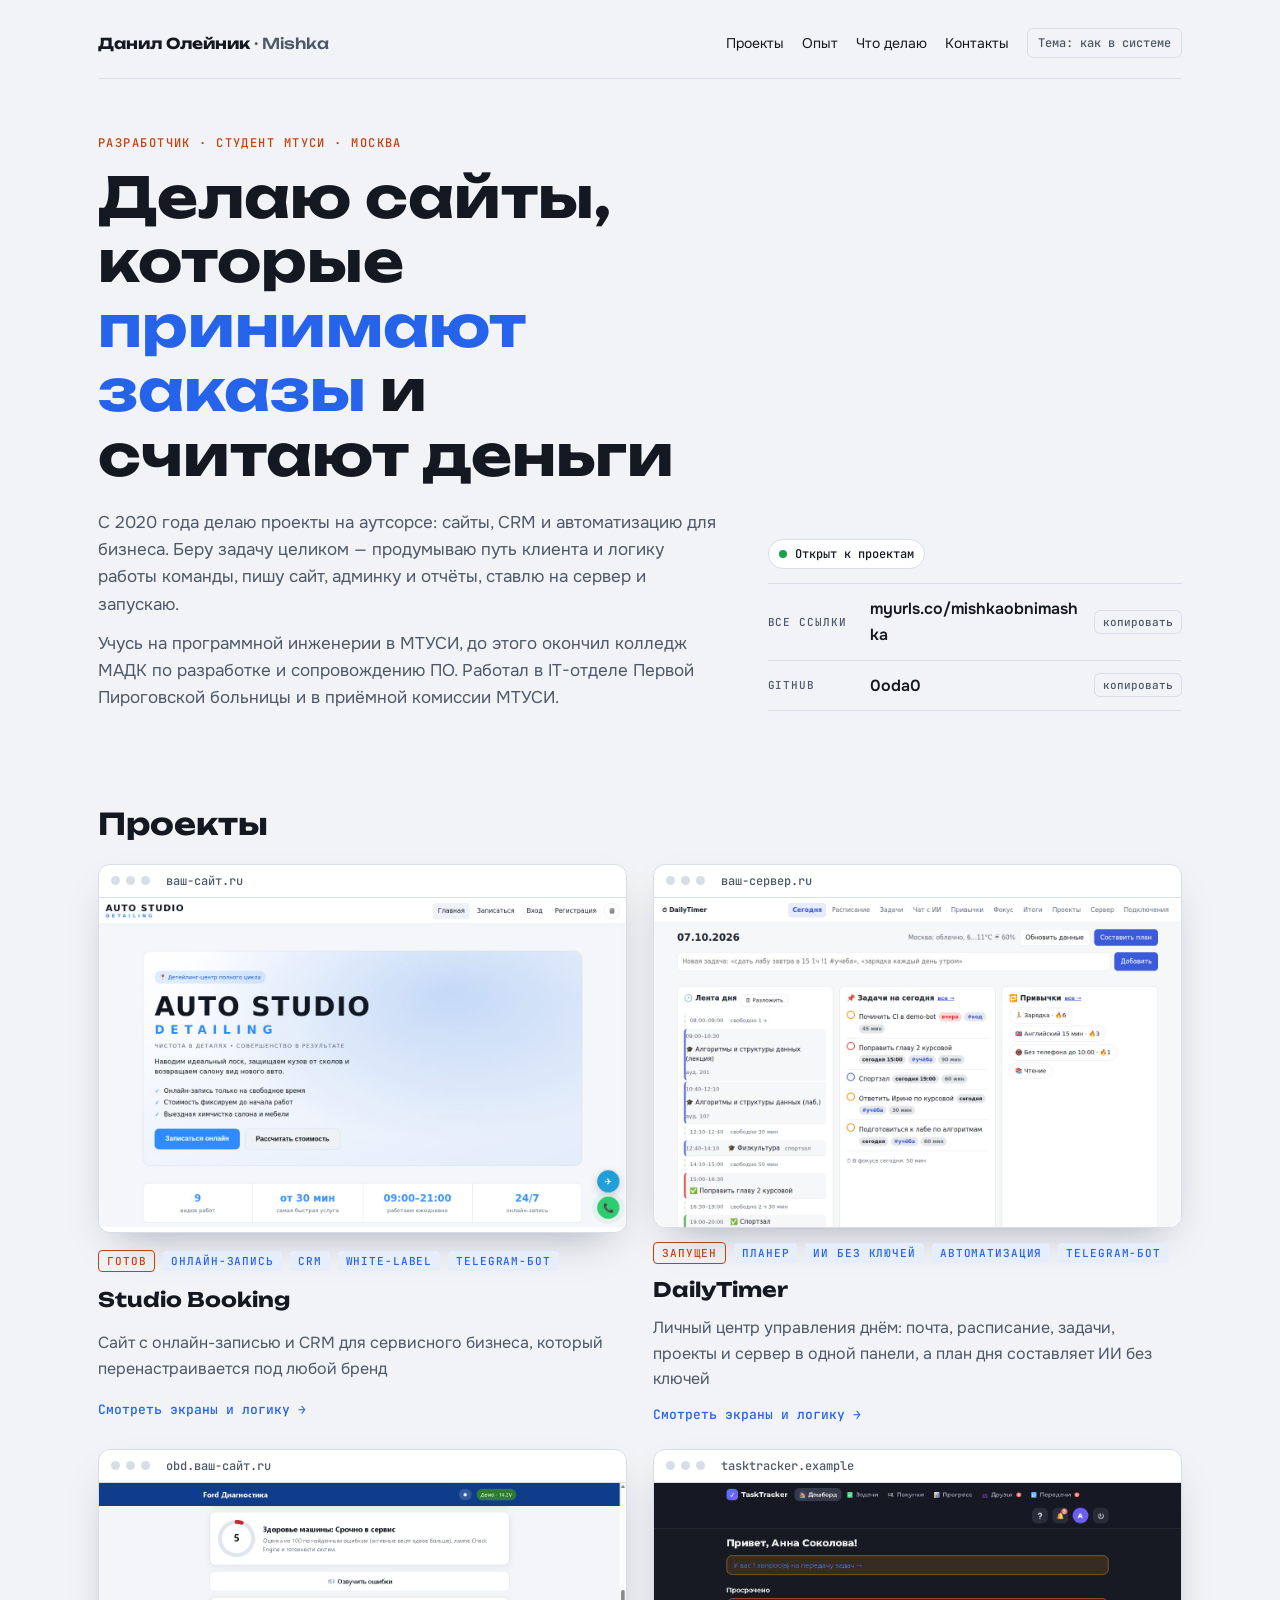
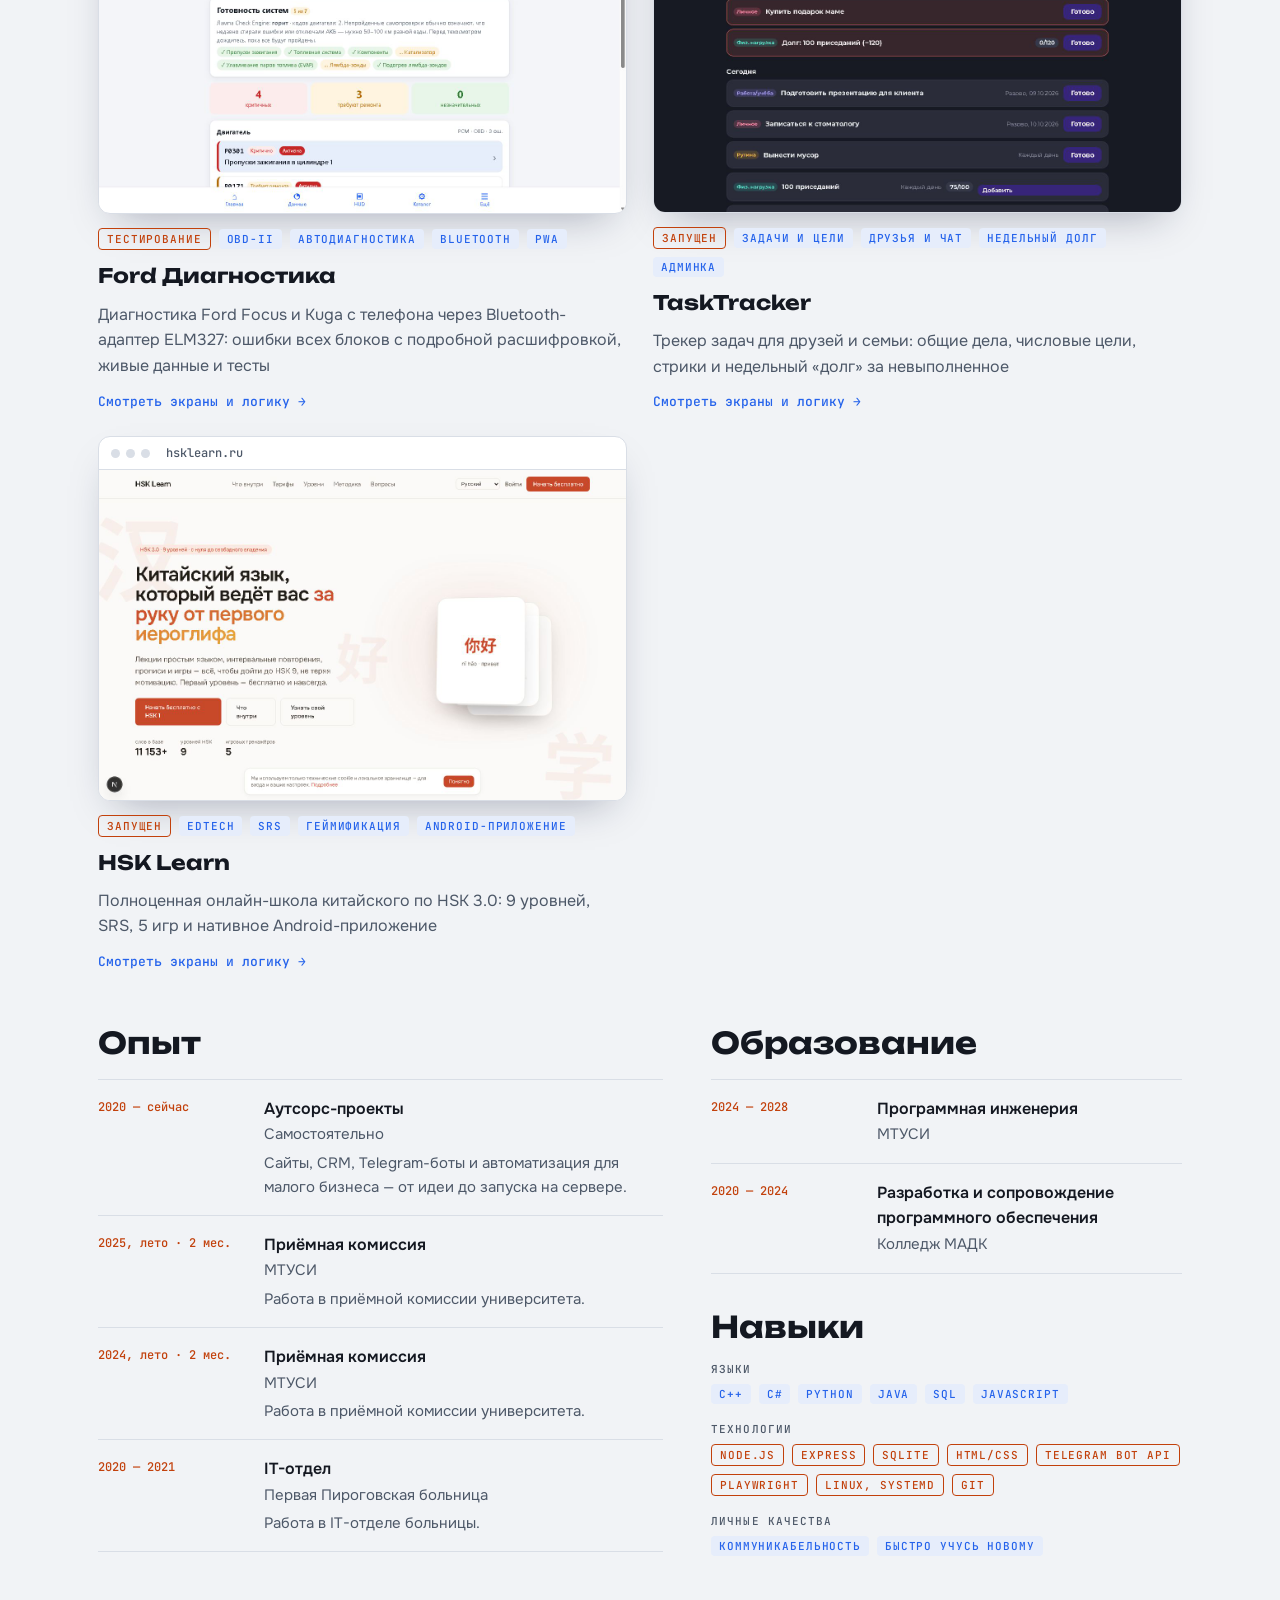
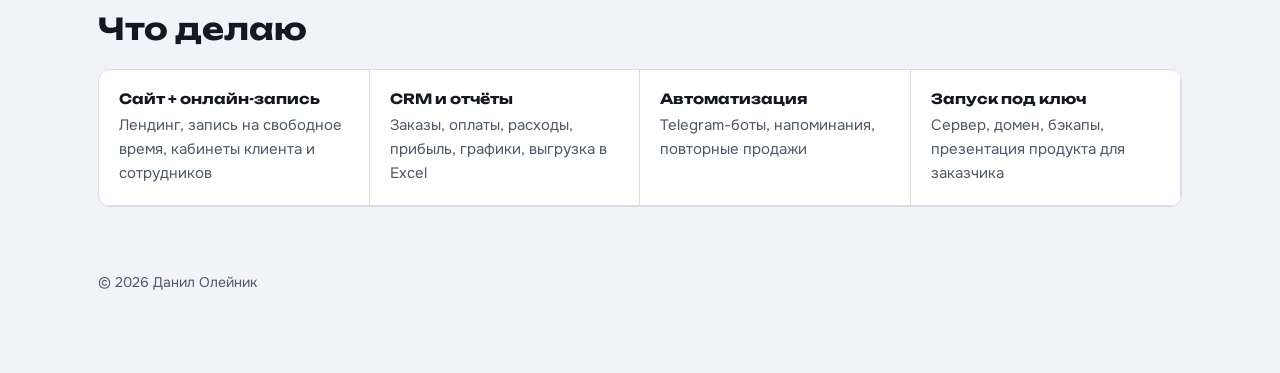
<file: index.html>
<!doctype html>
<html lang="ru">
<head>
<meta charset="utf-8">
<meta name="viewport" content="width=device-width, initial-scale=1, viewport-fit=cover">
<title>Портфолио</title>
<meta name="description" content="Портфолио: сайты, CRM и автоматизация для бизнеса">
<link rel="preconnect" href="https://fonts.googleapis.com">
<link rel="stylesheet" href="https://fonts.googleapis.com/css2?family=Unbounded:wght@500;700&family=Onest:wght@400;500;600&family=JetBrains+Mono:wght@500&display=swap">
<link rel="stylesheet" href="assets/style.css">
</head>
<body>
<!-- Данные: profile.json (обо мне и контакты), projects/index.json (список проектов), projects/<slug>/project.json -->
<div class="home">
  <header class="topbar">
    <div class="mark" id="mark"></div>
    <nav><a href="#projects">Проекты</a><a href="#cv">Опыт</a><a href="#services">Что делаю</a><a href="#contacts">Контакты</a>
      <button class="theme" id="theme" type="button" style="margin:0">Тема: как в системе</button></nav>
  </header>

  <section class="intro">
    <div>
      <div class="who" id="role"></div>
      <h1 id="headline"></h1>
      <div class="about" id="about"></div>
    </div>
    <div id="contacts">
      <div style="margin-bottom:14px"><span class="status" id="available"></span></div>
      <div class="contact-list" id="contact-list"></div>
    </div>
  </section>

  <section class="block" id="projects"><h2>Проекты</h2><div class="projects" id="project-list"><p class="empty-note">Загрузка…</p></div></section>

  <section class="block" id="cv"><div class="cv">
    <div><h2>Опыт</h2><ol class="timeline" id="exp"></ol></div>
    <div><h2>Образование</h2><ol class="timeline" id="edu"></ol>
      <h2 style="margin-top:36px">Навыки</h2>
      <div class="k">Языки</div><div class="stack" id="langs"></div>
      <div class="k">Технологии</div><div class="stack" id="stack"></div>
      <div class="k">Личные качества</div><div class="stack" id="soft"></div></div>
  </div></section>

  <section class="block" id="services"><h2>Что делаю</h2><div class="svc" id="svc"></div></section>

  <footer class="end" id="foot"></footer>
</div>
<script src="assets/common.js"></script>
<script>
(async () => {
  const me = await fetch('profile.json').then((r) => r.json());
  document.title = `${me.name} — портфолио`;
  document.getElementById('mark').innerHTML = `${esc(me.name)}${me.nickname ? ` <span style="color:var(--soft);font-weight:500">· ${esc(me.nickname)}</span>` : ''}`;
  document.getElementById('role').textContent = [me.role, me.location].filter(Boolean).join(' · ');
  document.getElementById('headline').innerHTML = emph(me.headline);
  document.getElementById('about').innerHTML = me.about.map((p) => `<p>${esc(p)}</p>`).join('');
  document.getElementById('available').textContent = me.available || 'Открыт к проектам';
  document.getElementById('contact-list').innerHTML = me.contacts.map((c, i) => `<div><span>${esc(c.label)}</span>
    <b>${c.url ? `<a href="${esc(c.url)}" target="_blank" rel="noopener">${esc(c.value)}</a>` : esc(c.value)}</b>
    <button class="copy" type="button" data-i="${i}">копировать</button></div>`).join('');
  document.getElementById('contact-list').addEventListener('click', async (e) => {
    const b = e.target.closest('.copy'); if (!b) return;
    const v = me.contacts[b.dataset.i].value;
    try { await navigator.clipboard.writeText(v); b.textContent = 'скопировано'; }
    catch { const r = document.createRange(); r.selectNodeContents(b.previousElementSibling); getSelection().removeAllRanges(); getSelection().addRange(r); b.textContent = 'выделено'; }
    setTimeout(() => (b.textContent = 'копировать'), 1600);
  });
  document.getElementById('svc').innerHTML = me.services.map((s) => `<div><b>${esc(s.title)}</b><span>${esc(s.text)}</span></div>`).join('');
  const chips = (id, list, cls = 'chip') => (document.getElementById(id).innerHTML = (list || []).map((s) => `<span class="${cls}">${esc(s)}</span>`).join(''));
  chips('langs', me.languages); chips('stack', me.stack, 'chip rule'); chips('soft', me.soft);
  const tl = (id, list) => (document.getElementById(id).innerHTML = (list || []).map((x) => `<li><span class="when">${esc(x.period)}</span>
    <div><b>${esc(x.title)}</b><span class="where">${esc(x.place || '')}</span>${x.text ? `<p>${esc(x.text)}</p>` : ''}</div></li>`).join(''));
  tl('exp', me.experience); tl('edu', me.education);
  document.getElementById('foot').textContent = `© ${new Date().getFullYear()} ${me.name}`;

  const STATUS = { idea: 'идея', in_progress: 'в работе', testing: 'тестирование', deployed: 'запущен', done: 'готов', paused: 'на паузе' };
  const { projects } = await fetch('projects/index.json').then((r) => r.json());
  const list = (await Promise.all(projects.map((slug) => fetch(`projects/${slug}/project.json`).then((r) => (r.ok ? r.json() : null)).catch(() => null)))).filter(Boolean);
  document.getElementById('project-list').innerHTML = list.length ? list.map((p) => `
    <a class="proj" href="project.html?p=${encodeURIComponent(p.slug)}">
      <div class="frame"><div class="bar"><i></i><i></i><i></i><code>${esc(p.hero?.url || p.title)}</code></div><img src="projects/${esc(p.slug)}/${esc(p.cover)}" alt="${esc(p.title)}" loading="lazy"></div>
      <div class="meta">${p.status ? `<span class="chip rule">${esc(STATUS[p.status] || p.status)}</span>` : ''}${(p.tags || []).map((t) => `<span class="chip">${esc(t)}</span>`).join('')}</div>
      <h3>${esc(p.title)}</h3><p>${esc(p.subtitle)}</p>
      <span class="more">Смотреть экраны и логику →</span>
    </a>`).join('') : '<p class="empty-note">Проекты скоро появятся.</p>';
})();
</script>
</body>
</html>
</file>
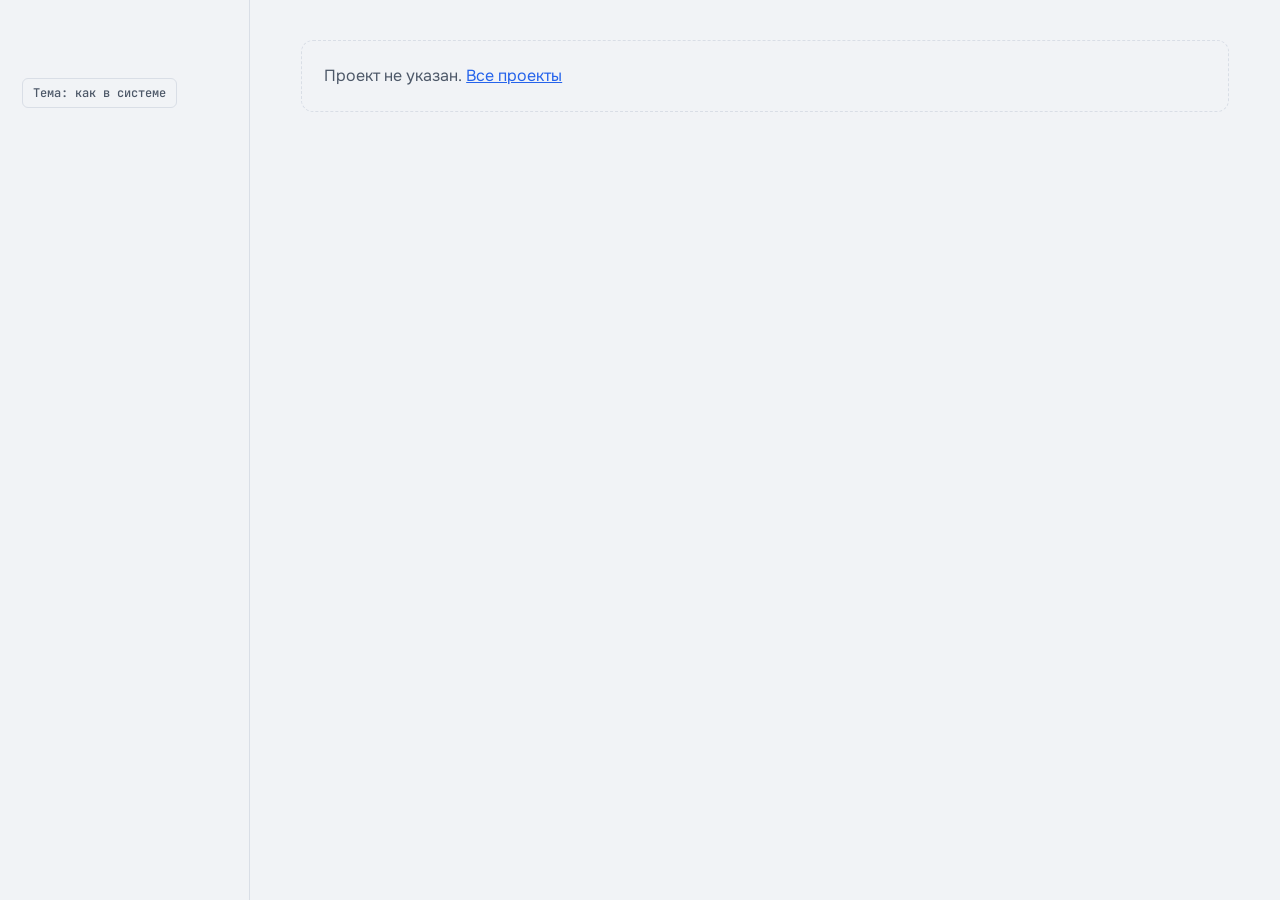
<file: project.html>
<!doctype html>
<html lang="ru">
<head>
<meta charset="utf-8">
<meta name="viewport" content="width=device-width, initial-scale=1, viewport-fit=cover">
<title>Проект</title>
<link rel="preconnect" href="https://fonts.googleapis.com">
<link rel="stylesheet" href="https://fonts.googleapis.com/css2?family=Unbounded:wght@500;700&family=Onest:wght@400;500;600&family=JetBrains+Mono:wght@500&display=swap">
<link rel="stylesheet" href="assets/style.css">
</head>
<body>
<!-- Страница проекта собирается из projects/<slug>/project.json — формат описан в docs/PROJECT_SCHEMA.md -->
<div class="shell">
  <aside class="index">
    <div class="mark" id="mark"></div>
    <nav id="toc"></nav>
    <button class="theme" id="theme" type="button">Тема: как в системе</button>
  </aside>
  <main id="main"><p class="empty-note">Загрузка проекта…</p></main>
</div>
<dialog id="zoom"><form method="dialog"><button type="submit">Закрыть ✕</button></form><img alt="" id="zoom-img"></dialog>
<script src="assets/common.js"></script>
<script>
(async () => {
  const slug = new URLSearchParams(location.search).get('p') || '';
  const main = document.getElementById('main');
  if (!/^[a-z0-9-]+$/.test(slug)) { main.innerHTML = '<p class="empty-note">Проект не указан. <a href="./">Все проекты</a></p>'; return; }
  const base = `projects/${slug}/`;
  let P;
  try { P = await fetch(base + 'project.json').then((r) => { if (!r.ok) throw 0; return r.json(); }); }
  catch { main.innerHTML = '<p class="empty-note">Проект не найден. <a href="./">Все проекты</a></p>'; return; }
  const src = (f) => base + f;
  const frame = (img, url, alt, full, lazy = true) => `<div class="frame"><div class="bar"><i></i><i></i><i></i><code>${esc(url || '')}</code></div>
    <button class="shot" type="button" data-full="${src(full || img)}"><img src="${src(img)}" alt="${esc(alt)}"${lazy ? ' loading="lazy"' : ''}></button></div>`;
  const head = (no, title, lead) => `<header>${no ? `<span class="no">${esc(no)}</span>` : ''}<h2>${esc(title)}</h2>${lead ? `<p>${esc(lead)}</p>` : ''}</header>`;
  document.title = P.title;
  document.getElementById('mark').innerHTML = `${esc(P.title)}<span>${esc((P.tags || []).slice(0, 2).join(' · ').toUpperCase())}</span>`;

  const H = P.hero || {};
  let html = `<a class="back" href="./">← Все проекты</a>
  <section class="hero" id="top"><div>
    <h1>${emph(H.headline || P.title)}</h1>
    ${H.lead ? `<p class="lead">${esc(H.lead)}</p>` : ''}
    ${(H.facts || []).length ? `<div class="facts">${H.facts.map((f) => `<div><b>${esc(f.value)}</b><span>${esc(f.label)}</span></div>`).join('')}</div>` : ''}
    <div class="stack">${[P.year, P.role].filter(Boolean).map((x) => `<span class="chip">${esc(x)}</span>`).join('')}${(P.stack || []).map((x) => `<span class="chip rule">${esc(x)}</span>`).join('')}</div>
    ${(P.links || []).length ? `<div class="stack">${P.links.map((l) => `<a href="${esc(l.url)}" target="_blank" rel="noopener">${esc(l.label)} ↗</a>`).join('')}</div>` : ''}
  </div>
  ${H.image ? `<div class="stage">${frame(H.image, H.url, P.title, null, false)}${H.phone ? `<img class="phone" src="${src(H.phone)}" alt="${esc(P.title)} на телефоне">` : ''}</div>` : ''}
  </section>`;
  const toc = [['Обзор', [['top', 'Проект']]]];

  if (P.flow) {
    html += `<section class="chapter" id="logic">${head(P.flow.no, P.flow.title, P.flow.lead)}
      <div class="flow">${P.flow.steps.map((s) => `<div><small>${esc(s.label || '')}</small><b>${esc(s.title)}</b><span>${esc(s.text)}</span></div>`).join('')}</div></section>`;
    toc[0][1].push(['logic', P.flow.nav || 'Как устроено']);
  }
  for (const c of P.chapters || []) {
    html += `<section class="chapter" id="${esc(c.id)}">${head(c.no, c.title, c.lead)}
      ${c.screens.map((s) => `<article class="screen" id="${esc(s.id)}">${frame(s.img, s.url, s.title, s.full)}
        <div class="notes">
          <div class="who">${(s.roles || []).map((r) => `<span class="chip">${esc(r)}</span>`).join('')}${s.tag ? `<span class="chip rule">${esc(s.tag)}</span>` : ''}</div>
          <h3>${esc(s.title)}</h3>${s.text ? `<p>${esc(s.text)}</p>` : ''}
          ${(s.logic || []).length ? `<div class="k">${esc(s.logic_title || 'Бизнес-логика')}</div><ul>${s.logic.map((x) => `<li>${esc(x)}</li>`).join('')}</ul>` : ''}
        </div></article>`).join('')}</section>`;
    toc.push([c.nav || c.title, c.screens.map((s) => [s.id, s.title])]);
  }
  const tail = [];
  if (P.cards) {
    html += `<section class="chapter" id="${esc(P.cards.id || 'cards')}">${head(P.cards.no, P.cards.title, P.cards.lead)}
      <div class="cards">${P.cards.items.map((k) => `<div class="card"><span class="chip${k.rule ? ' rule' : ''}">${esc(k.chip || '')}</span><h3>${esc(k.title)}</h3><p>${esc(k.text)}</p></div>`).join('')}</div></section>`;
    tail.push([P.cards.id || 'cards', P.cards.nav || P.cards.title]);
  }
  if (P.gallery) {
    const G = P.gallery;
    html += `<section class="chapter" id="${esc(G.id || 'gallery')}">${head(G.no, G.title, G.lead)}
      <div class="pair">${G.items.map((g) => `<figure>${g.phone ? `<div class="ph"><img src="${src(g.img)}" alt="${esc(g.caption)}" loading="lazy"></div>` : frame(g.img, g.url || '', g.caption)}<figcaption>${esc(g.caption)}</figcaption></figure>`).join('')}</div>
      ${(G.steps || []).length ? `<ol class="steps">${G.steps.map((s) => `<li><div><b>${esc(s.title)}</b><span>${esc(s.text)}</span></div></li>`).join('')}</ol>` : ''}</section>`;
    tail.push([G.id || 'gallery', G.nav || G.title]);
  }
  if (P.table) {
    const T = P.table;
    html += `<section class="chapter" id="${esc(T.id || 'table')}">${head(T.no, T.title, T.lead)}
      <div class="table-wrap"><table><thead><tr>${T.head.map((h) => `<th>${esc(h)}</th>`).join('')}</tr></thead>
      <tbody>${T.rows.map((r) => `<tr>${r.map((c) => `<td>${esc(c)}</td>`).join('')}</tr>`).join('')}</tbody></table></div></section>`;
    tail.push([T.id || 'table', T.nav || T.title]);
  }
  if (P.footnote) html += `<footer class="end">${esc(P.footnote)}</footer>`;
  if (tail.length) toc.push(['Итог', tail]);
  main.innerHTML = html;

  document.getElementById('toc').innerHTML = toc.map(([g, list]) => `<div><div class="grp">${esc(g)}</div>${list.map(([id, t]) => `<a href="#${esc(id)}">${esc(t)}</a>`).join('')}</div>`).join('');
  const links = [...document.querySelectorAll('#toc a')];
  const io = new IntersectionObserver((es) => es.forEach((e) => {
    if (e.isIntersecting) links.forEach((a) => a.classList.toggle('on', a.getAttribute('href') === '#' + e.target.id));
  }), { rootMargin: '-35% 0px -60% 0px' });
  document.querySelectorAll('.hero, .chapter, .screen').forEach((el) => io.observe(el));
  if (location.hash) document.getElementById(location.hash.slice(1))?.scrollIntoView();
})();
</script>
</body>
</html>
</file>
<file: assets/style.css>
/* Портфолио: общий стиль. Страница проекта — досье: липкое оглавление слева, снимок + пояснения справа */
:root {
  --paper: #f1f3f6; --panel: #ffffff; --ink: #141821; --soft: #4d5868; --line: #d9dee6;
  --accent: #2563eb; --accent-ink: #ffffff; --signal: #c2410c; --tint: #e6edfb;
  --display: 'Unbounded', 'Arial Black', system-ui, sans-serif;
  --body: 'Onest', 'Segoe UI', system-ui, sans-serif;
  --mono: 'JetBrains Mono', ui-monospace, 'Consolas', monospace;
  --shadow: 0 18px 40px -18px rgba(20, 30, 60, .35);
  color-scheme: light;
}
@media (prefers-color-scheme: dark) { :root:not([data-theme="light"]) {
  --paper: #0e1218; --panel: #161c26; --ink: #e9eef5; --soft: #a3aebd; --line: #273141;
  --accent: #5b8cff; --accent-ink: #0b1020; --signal: #fb923c; --tint: #1a2540; --shadow: 0 18px 40px -18px rgba(0, 0, 0, .7); color-scheme: dark;
} }
:root[data-theme="dark"] {
  --paper: #0e1218; --panel: #161c26; --ink: #e9eef5; --soft: #a3aebd; --line: #273141;
  --accent: #5b8cff; --accent-ink: #0b1020; --signal: #fb923c; --tint: #1a2540; --shadow: 0 18px 40px -18px rgba(0, 0, 0, .7); color-scheme: dark;
}
* { box-sizing: border-box; }
html { scroll-behavior: smooth; }
@media (prefers-reduced-motion: reduce) { html { scroll-behavior: auto; } }
body { margin: 0; background: var(--paper); color: var(--ink); font: 16px/1.6 var(--body); }
img { max-width: 100%; display: block; }
a { color: var(--accent); }
h1, h2, h3 { font-family: var(--display); line-height: 1.15; margin: 0; text-wrap: balance; font-weight: 700; }
p { margin: 0; }

.shell { display: grid; grid-template-columns: 250px minmax(0, 1fr); gap: 0; }
.index { position: sticky; top: 0; height: 100vh; overflow-y: auto; padding: 28px 18px 40px 22px; border-right: 1px solid var(--line); background: var(--paper); }
.index .mark { font: 700 15px/1.2 var(--display); letter-spacing: .02em; }
.index .mark span { display: block; font: 500 11px var(--mono); color: var(--soft); letter-spacing: .08em; margin-top: 4px; }
.index nav { display: grid; gap: 18px; margin-top: 26px; }
.index .grp { font: 500 11px var(--mono); text-transform: uppercase; letter-spacing: .1em; color: var(--soft); margin-bottom: 4px; }
.index a { display: block; color: var(--ink); text-decoration: none; font-size: 14px; padding: 4px 10px; border-left: 2px solid transparent; margin-left: -10px; }
.index a:hover { color: var(--accent); }
.index a.on { border-left-color: var(--accent); color: var(--accent); font-weight: 600; }
.theme { margin-top: 24px; font: 500 12px var(--mono); background: none; border: 1px solid var(--line); color: var(--soft); padding: 6px 10px; border-radius: 6px; cursor: pointer; }
.theme:focus-visible, a:focus-visible, .shot:focus-visible { outline: 2px solid var(--accent); outline-offset: 3px; }

main { min-width: 0; padding-inline: clamp(16px, 4vw, 56px); padding-block: 40px 80px; }

/* шапка */
.hero { display: grid; grid-template-columns: minmax(0, 1fr) minmax(0, 1fr); gap: 40px; align-items: center; padding-block: 24px 56px; }
.hero h1 { font-size: clamp(26px, 3vw, 42px); letter-spacing: -.01em; }
.hero h1 em { font-style: normal; color: var(--accent); }
.hero .lead { margin-top: 18px; font-size: 18px; color: var(--soft); max-width: 34em; }
.facts { display: flex; flex-wrap: wrap; gap: 26px; margin-top: 28px; }
.facts div { display: grid; }
.facts b { font: 700 28px var(--display); font-variant-numeric: tabular-nums; }
.facts span { font-size: 13px; color: var(--soft); }
.stage { position: relative; padding-bottom: 40px; }
.stage .phone { position: absolute; right: -6px; bottom: 0; width: 26%; border-radius: 22px; border: 6px solid var(--ink); box-shadow: var(--shadow); overflow: hidden; background: var(--ink); }

/* окно браузера вокруг снимка */
.frame { background: var(--panel); border: 1px solid var(--line); border-radius: 12px; overflow: hidden; box-shadow: var(--shadow); }
.frame .bar { display: flex; align-items: center; gap: 6px; padding: 8px 12px; border-bottom: 1px solid var(--line); }
.frame .bar i { width: 9px; height: 9px; border-radius: 50%; background: var(--line); }
.frame .bar code { margin-left: 10px; font: 500 12px var(--mono); color: var(--soft); white-space: nowrap; overflow: hidden; text-overflow: ellipsis; }
.shot { display: block; width: 100%; padding: 0; border: 0; background: none; cursor: zoom-in; }

/* главы */
.chapter { padding-top: 64px; scroll-margin-top: 12px; }
.chapter > header { display: grid; gap: 10px; max-width: 46em; padding-bottom: 28px; border-bottom: 1px solid var(--line); }
.chapter > header .no { font: 500 12px var(--mono); color: var(--signal); letter-spacing: .1em; text-transform: uppercase; }
.chapter > header h2 { font-size: clamp(24px, 3vw, 36px); }
.chapter > header p { color: var(--soft); font-size: 17px; }

.screen { display: grid; grid-template-columns: minmax(0, 1.55fr) minmax(0, 1fr); gap: 36px; padding-block: 44px; border-bottom: 1px solid var(--line); scroll-margin-top: 12px; align-items: start; }
.notes { position: sticky; top: 20px; display: grid; gap: 14px; min-width: 0; }
.notes .who { display: flex; gap: 8px; flex-wrap: wrap; }
.chip { font: 500 11px var(--mono); text-transform: uppercase; letter-spacing: .08em; padding: 3px 8px; border-radius: 4px; background: var(--tint); color: var(--accent); }
.chip.rule { background: none; border: 1px solid var(--signal); color: var(--signal); }
.notes h3 { font-size: 21px; }
.notes p { color: var(--soft); }
.notes ul { margin: 0; padding: 0; list-style: none; display: grid; gap: 9px; }
.notes li { position: relative; padding-left: 18px; font-size: 15px; }
.notes li::before { content: ''; position: absolute; left: 0; top: .62em; width: 8px; height: 2px; background: var(--accent); }
.notes .k { font: 500 11px var(--mono); text-transform: uppercase; letter-spacing: .1em; color: var(--soft); margin-top: 4px; }
.notes code { font: 500 13px var(--mono); background: var(--tint); padding: 1px 5px; border-radius: 4px; }

/* схемы и карточки */
.flow { display: grid; grid-template-columns: repeat(auto-fit, minmax(150px, 1fr)); gap: 0; margin-top: 30px; border: 1px solid var(--line); border-radius: 12px; overflow: hidden; background: var(--panel); }
.flow div { padding: 18px; border-right: 1px solid var(--line); display: grid; gap: 4px; align-content: start; }
.flow div:last-child { border-right: 0; }
.flow b { font: 700 13px var(--display); }
.flow span { font-size: 14px; color: var(--soft); }
.flow small { font: 500 11px var(--mono); color: var(--signal); }
.cards { display: grid; grid-template-columns: repeat(auto-fit, minmax(260px, 1fr)); gap: 16px; margin-top: 30px; }
.card { background: var(--panel); border: 1px solid var(--line); border-radius: 12px; padding: 22px; display: grid; gap: 10px; align-content: start; }
.card h3 { font-size: 17px; }
.pair { display: grid; grid-template-columns: minmax(0, 2.2fr) minmax(0, 1fr) minmax(0, 1fr); gap: 20px; margin-top: 30px; align-items: start; }
.pair figure { margin: 0; display: grid; gap: 8px; min-width: 0; }
.pair figcaption { font: 500 12px var(--mono); color: var(--soft); }
.pair .ph { border-radius: 18px; border: 5px solid var(--ink); overflow: hidden; }
.steps { counter-reset: s; display: grid; gap: 0; margin-top: 30px; border-top: 1px solid var(--line); }
.steps li { list-style: none; counter-increment: s; display: grid; grid-template-columns: 56px minmax(0, 1fr); gap: 14px; padding: 18px 0; border-bottom: 1px solid var(--line); }
.steps li::before { content: counter(s, decimal-leading-zero); font: 700 22px var(--display); color: var(--accent); }
.steps b { display: block; }
.steps span { color: var(--soft); }
.table-wrap { overflow-x: auto; margin-top: 24px; border: 1px solid var(--line); border-radius: 12px; background: var(--panel); }
table { border-collapse: collapse; width: 100%; font-size: 15px; }
th, td { text-align: left; padding: 12px 16px; border-bottom: 1px solid var(--line); vertical-align: top; }
th { font: 500 11px var(--mono); text-transform: uppercase; letter-spacing: .08em; color: var(--soft); }
td:last-child { font-variant-numeric: tabular-nums; white-space: nowrap; }
tr:last-child td { border-bottom: 0; }
footer.end { margin-top: 64px; color: var(--soft); font-size: 14px; }

dialog { border: 0; padding: 0; background: transparent; max-width: 96vw; max-height: 94vh; }
dialog::backdrop { background: rgba(8, 12, 20, .82); }
dialog img { max-height: 92vh; width: auto; border-radius: 8px; }
dialog form { position: fixed; top: 14px; right: 18px; }
dialog button { font: 500 13px var(--mono); background: var(--panel); color: var(--ink); border: 1px solid var(--line); padding: 8px 12px; border-radius: 6px; cursor: pointer; }

@media (max-width: 1100px) {
  .shell { grid-template-columns: minmax(0, 1fr); }
  .index { position: sticky; top: 0; z-index: 5; height: auto; padding: 10px 16px; border-right: 0; border-bottom: 1px solid var(--line); display: flex; align-items: center; gap: 14px; overflow-x: auto; }
  .index .mark span, .index .grp, .index nav > div > a:not(:first-of-type), .theme { display: none; }
  .index nav { display: flex; gap: 14px; margin: 0; }
  .index a { white-space: nowrap; border: 0; margin: 0; padding: 4px 0; }
}
@media (max-width: 860px) {
  .hero, .screen { grid-template-columns: minmax(0, 1fr); }
  .notes { position: static; }
  .pair { grid-template-columns: minmax(0, 1fr) minmax(0, 1fr); }
  .pair figure:first-child { grid-column: 1 / -1; }
}

/* ---------- главная портфолио ---------- */
.home { max-width: 1180px; margin: 0 auto; padding-inline: clamp(16px, 4vw, 48px); padding-block: 28px 80px; }
.topbar { display: flex; justify-content: space-between; align-items: center; gap: 16px; padding-bottom: 20px; border-bottom: 1px solid var(--line); }
.topbar .mark { font: 700 15px var(--display); }
.topbar nav { display: flex; gap: 18px; flex-wrap: wrap; align-items: center; }
.topbar nav a { color: var(--ink); text-decoration: none; font-size: 14px; }
.topbar nav a:hover { color: var(--accent); }
.intro { display: grid; grid-template-columns: minmax(0, 1.5fr) minmax(0, 1fr); gap: 48px; padding-block: 56px 40px; align-items: end; }
.intro .who { font: 500 12px var(--mono); text-transform: uppercase; letter-spacing: .12em; color: var(--signal); }
.intro h1 { font-size: clamp(30px, 4.4vw, 56px); margin-top: 14px; }
.intro .about { display: grid; gap: 12px; margin-top: 22px; color: var(--soft); font-size: 17px; max-width: 38em; }
.status { display: inline-flex; align-items: center; gap: 8px; font: 500 12px var(--mono); color: var(--ink); border: 1px solid var(--line); padding: 6px 10px; border-radius: 999px; background: var(--panel); }
.status::before { content: ''; width: 8px; height: 8px; border-radius: 50%; background: #16a34a; }
.contact-list { display: grid; gap: 0; border-top: 1px solid var(--line); }
.contact-list div { display: grid; grid-template-columns: 90px minmax(0, 1fr) auto; gap: 12px; align-items: center; padding: 12px 0; border-bottom: 1px solid var(--line); }
.contact-list span { font: 500 11px var(--mono); text-transform: uppercase; letter-spacing: .08em; color: var(--soft); }
.contact-list b { font-weight: 600; overflow-wrap: anywhere; }
.contact-list a { color: var(--ink); text-decoration: none; }
.contact-list a:hover { color: var(--accent); }
.copy { font: 500 11px var(--mono); background: none; border: 1px solid var(--line); color: var(--soft); border-radius: 6px; padding: 4px 8px; cursor: pointer; }
.block { padding-top: 56px; }
.block > h2 { font-size: clamp(22px, 2.6vw, 30px); margin-bottom: 22px; }
.svc { display: grid; grid-template-columns: repeat(auto-fit, minmax(220px, 1fr)); border: 1px solid var(--line); border-radius: 12px; overflow: hidden; background: var(--panel); }
.svc div { padding: 20px; border-right: 1px solid var(--line); border-bottom: 1px solid var(--line); display: grid; gap: 6px; align-content: start; }
.svc b { font: 700 14px var(--display); }
.svc span { color: var(--soft); font-size: 15px; }
.stack { display: flex; flex-wrap: wrap; gap: 8px; margin-top: 16px; }
.projects { display: grid; grid-template-columns: repeat(auto-fill, minmax(min(100%, 460px), 1fr)); gap: 26px; }
.proj { display: grid; gap: 14px; text-decoration: none; color: var(--ink); }
.proj .frame { transition: transform .25s ease; }
.proj:hover .frame { transform: translateY(-4px); }
.proj h3 { font-size: 20px; }
.proj p { color: var(--soft); }
.proj .meta { display: flex; gap: 8px; flex-wrap: wrap; align-items: center; }
.proj .more { font: 500 13px var(--mono); color: var(--accent); }
.empty-note { color: var(--soft); border: 1px dashed var(--line); border-radius: 12px; padding: 22px; }
.back { font: 500 13px var(--mono); text-decoration: none; display: inline-block; margin-bottom: 18px; }
@media (prefers-reduced-motion: reduce) { .proj .frame { transition: none; } }
@media (max-width: 860px) { .intro { grid-template-columns: minmax(0, 1fr); } }
.topbar .theme { display: inline-block; }
/* опыт и образование */
.cv { display: grid; grid-template-columns: minmax(0, 1.2fr) minmax(0, 1fr); gap: 48px; }
.cv h2 { font-size: clamp(22px, 2.6vw, 30px); margin-bottom: 18px; }
.cv .k { font: 500 11px var(--mono); text-transform: uppercase; letter-spacing: .1em; color: var(--soft); margin-top: 18px; }
.cv .stack { margin-top: 8px; }
.timeline { list-style: none; margin: 0; padding: 0; border-top: 1px solid var(--line); }
.timeline li { display: grid; grid-template-columns: 150px minmax(0, 1fr); gap: 16px; padding: 16px 0; border-bottom: 1px solid var(--line); }
.timeline .when { font: 500 12px var(--mono); color: var(--signal); padding-top: 3px; font-variant-numeric: tabular-nums; }
.timeline b { display: block; font-weight: 600; }
.timeline .where { color: var(--soft); font-size: 15px; }
.timeline p { color: var(--soft); font-size: 15px; margin-top: 4px; }
@media (max-width: 860px) { .cv { grid-template-columns: minmax(0, 1fr); } .timeline li { grid-template-columns: minmax(0, 1fr); gap: 4px; } }
.intro h1 em { font-style: normal; color: var(--accent); }
</file>
